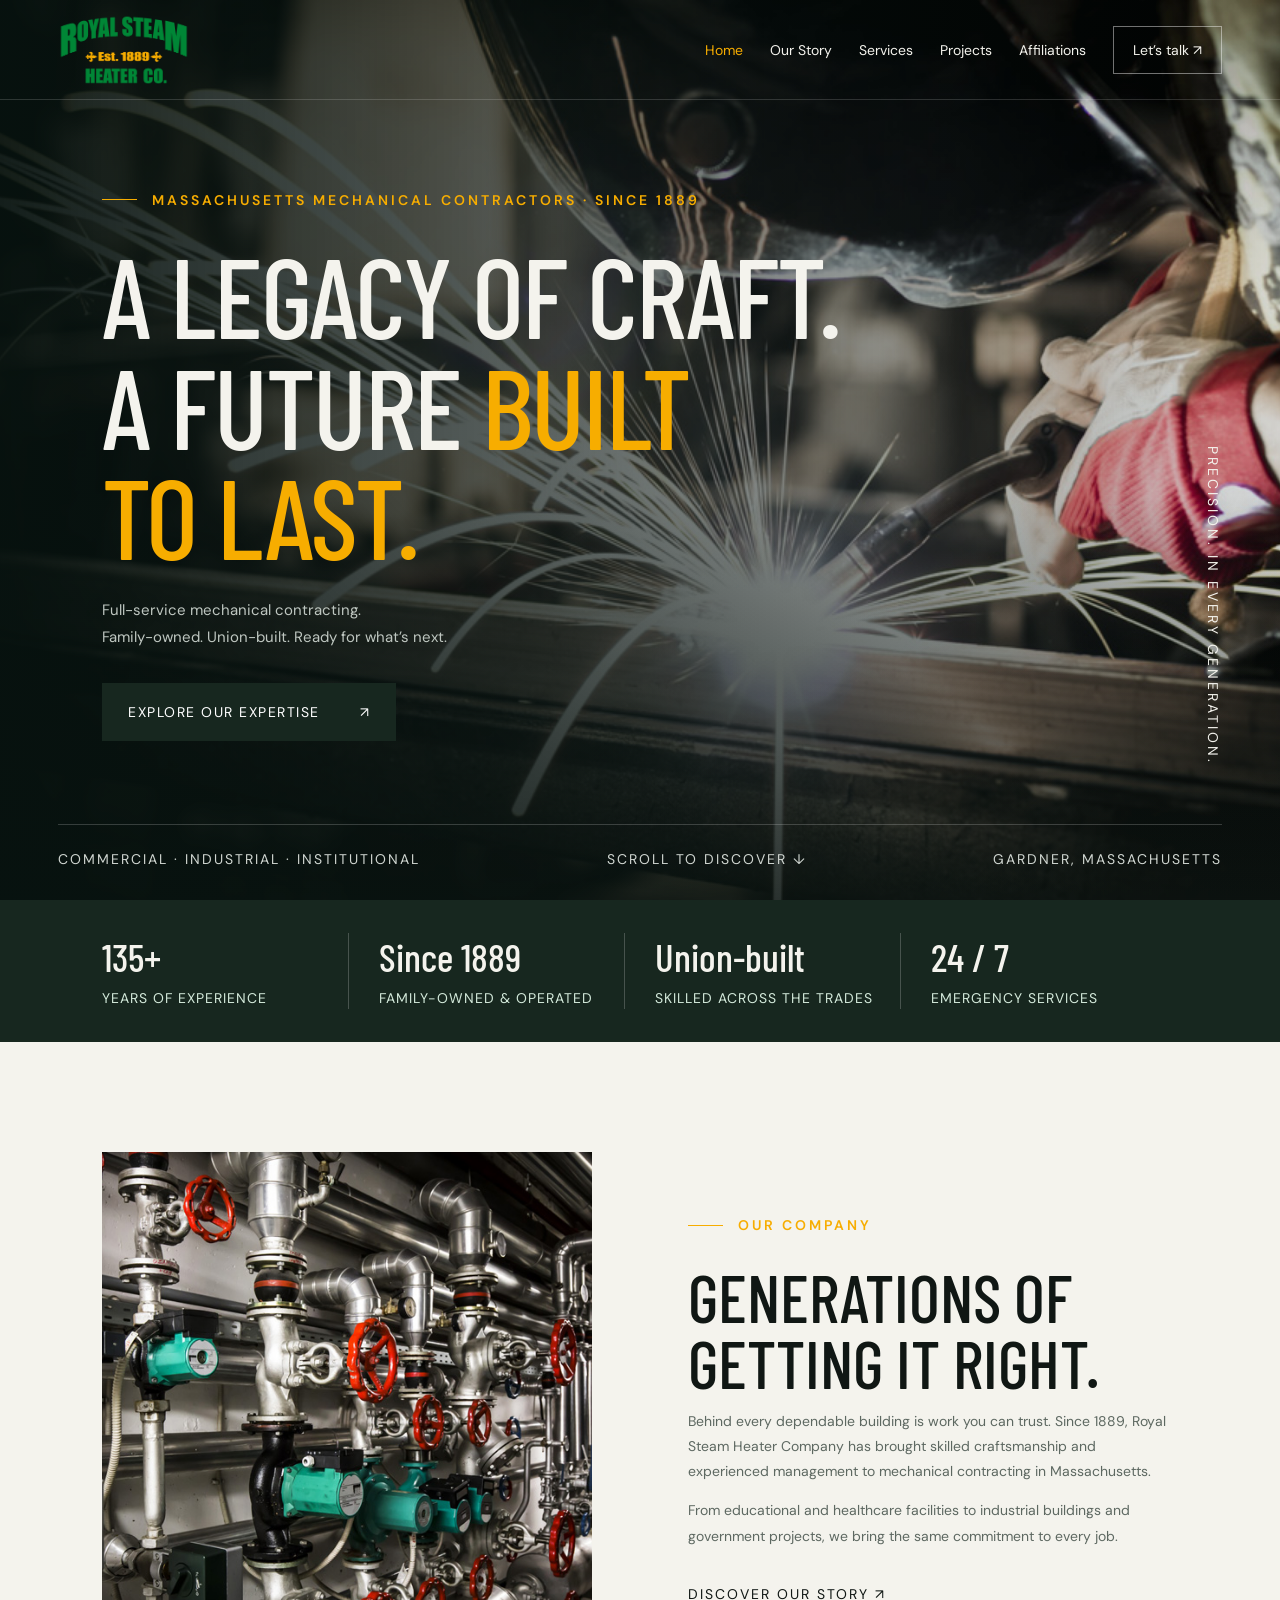
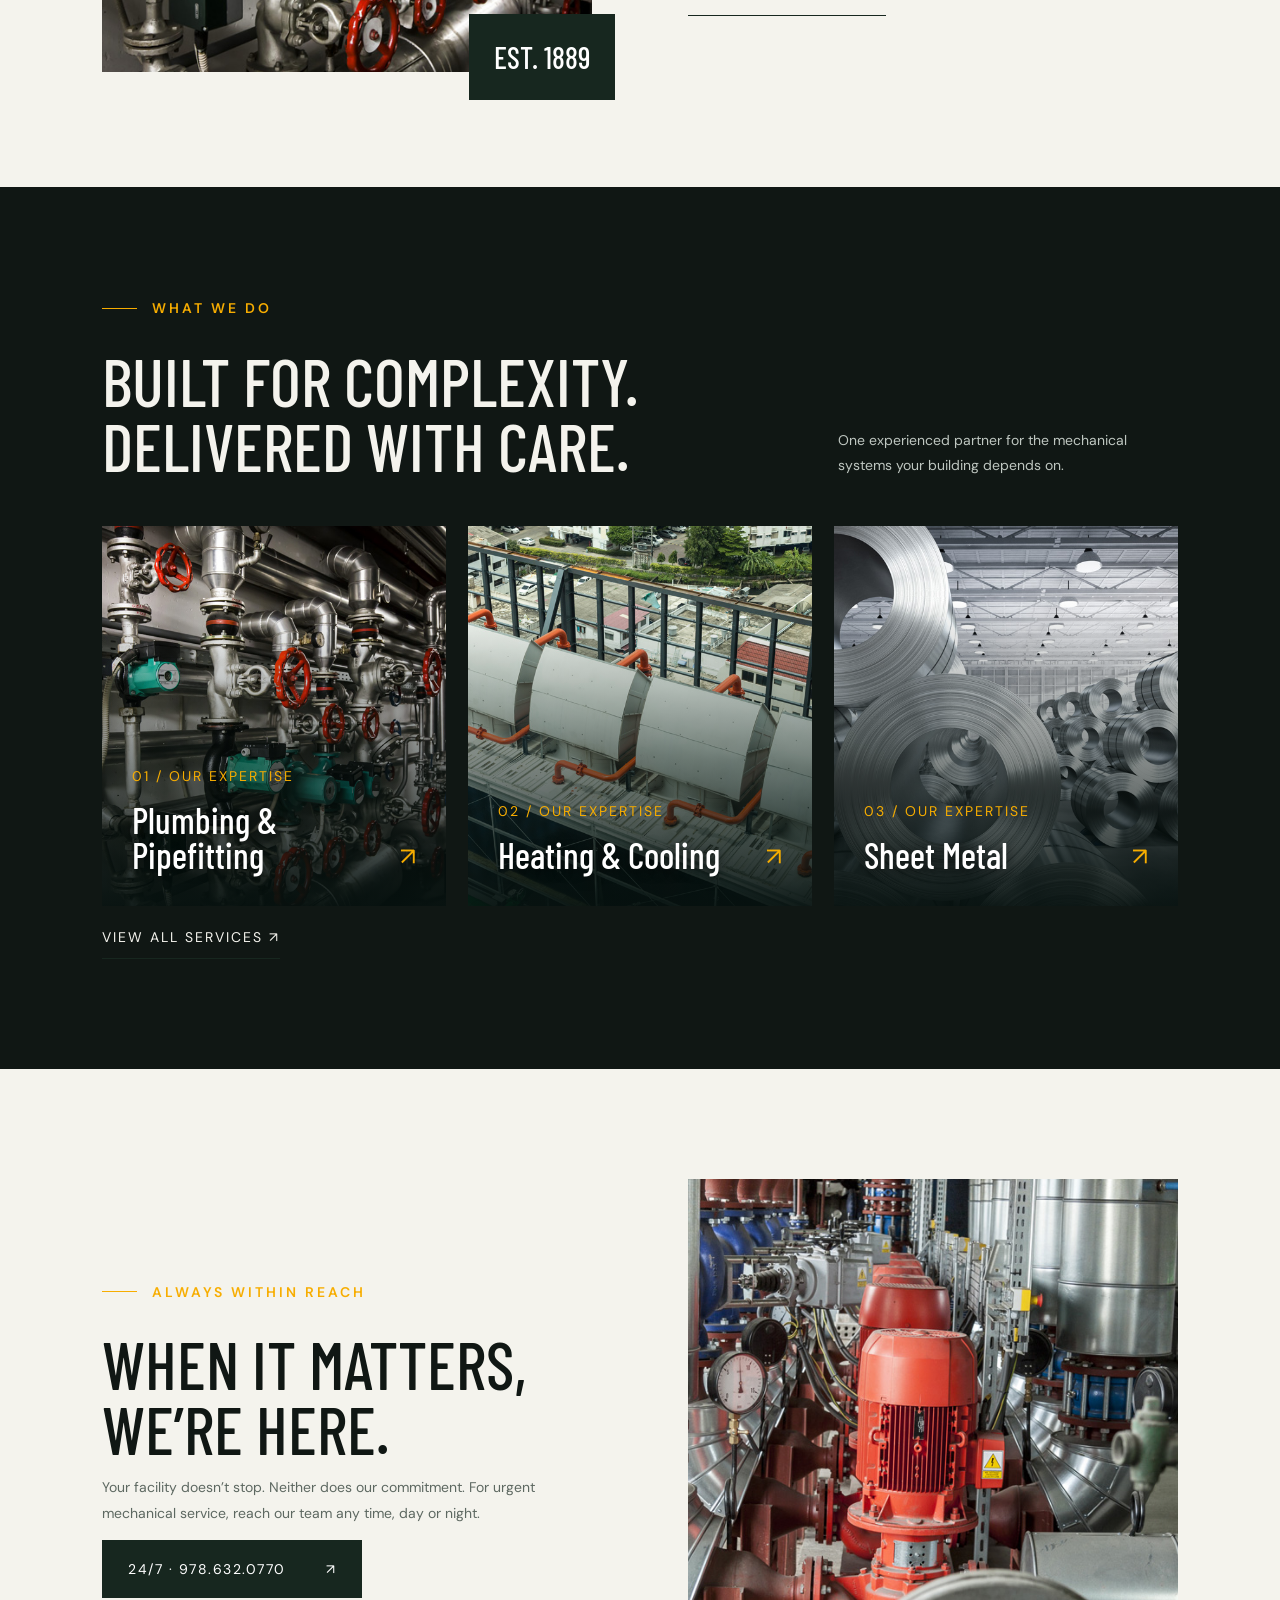
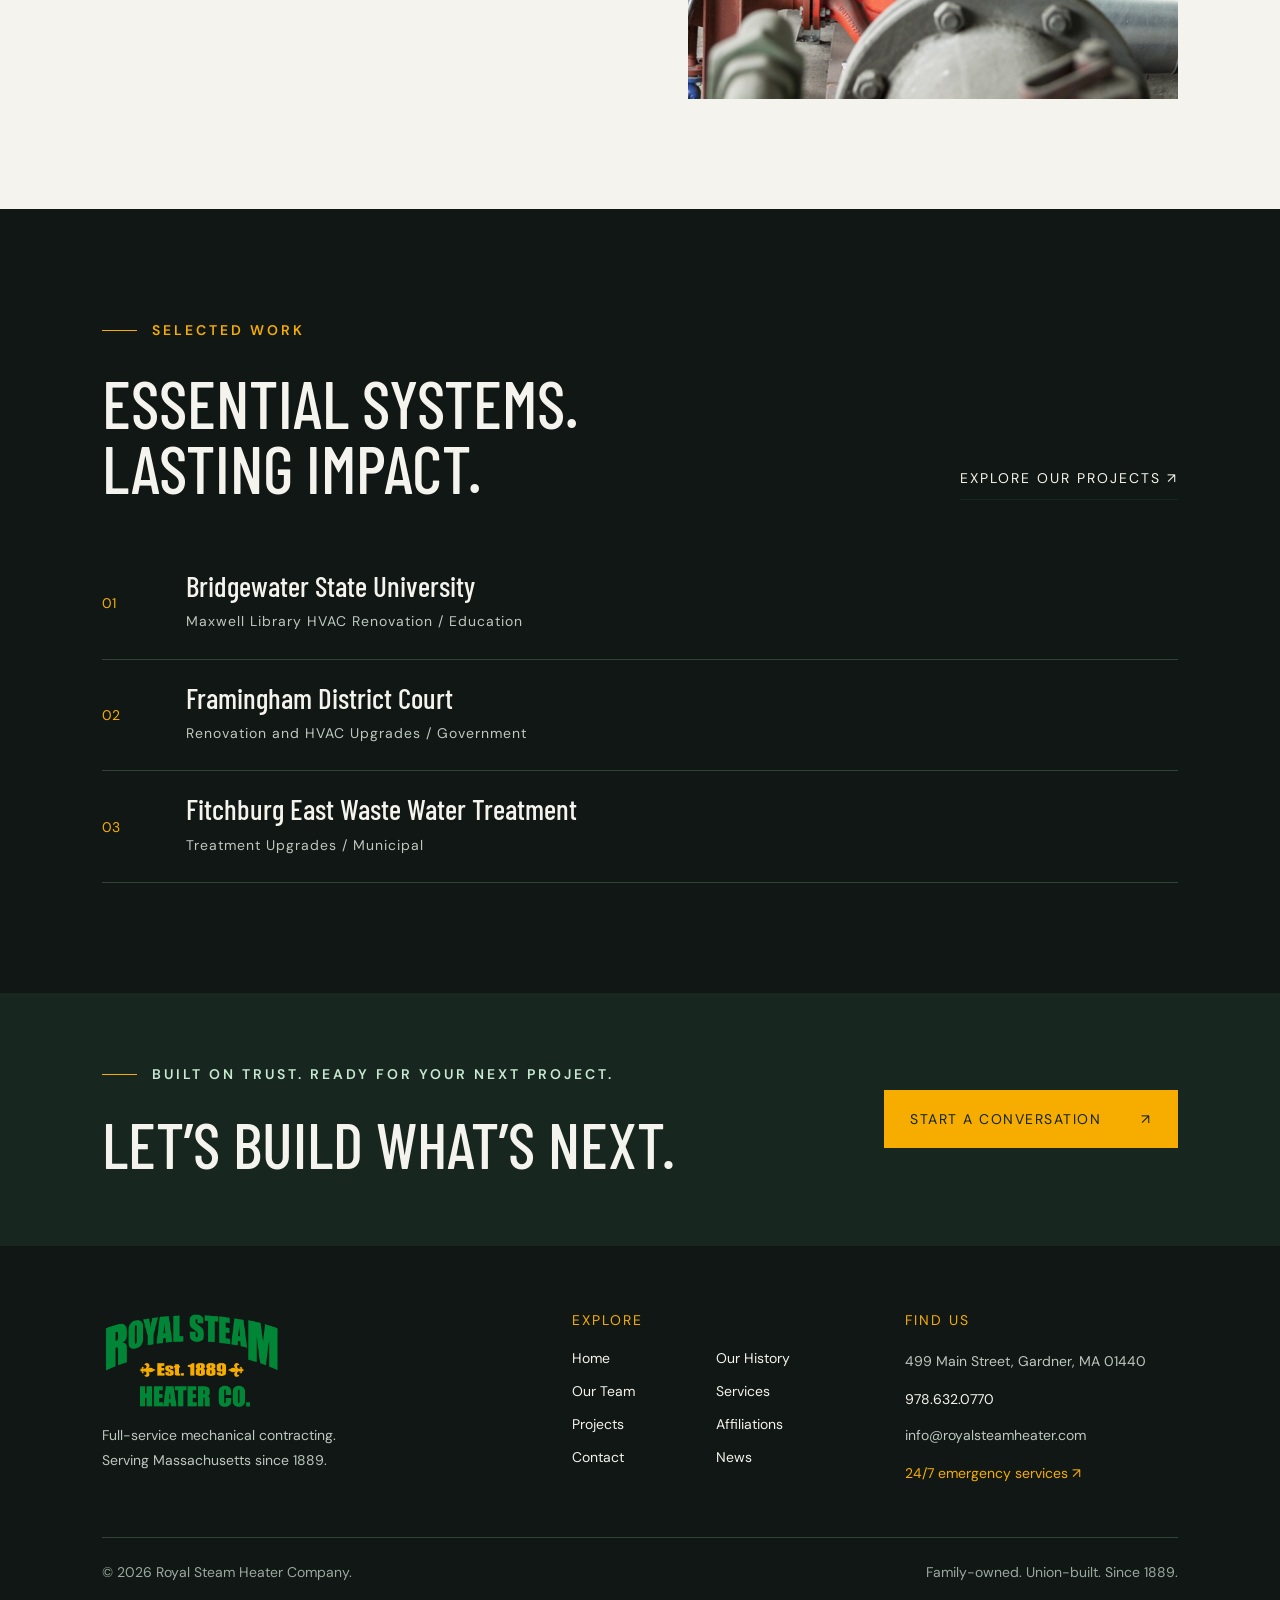
<file: index.html>
<!DOCTYPE html><html lang="en"><head><meta charset="UTF-8"><meta name="viewport" content="width=device-width,initial-scale=1"><meta name="description" content="Royal Steam Heater Company. Family-owned, full-service mechanical contracting for commercial, industrial and institutional clients throughout Massachusetts since 1889."><meta name="theme-color" content="#17271f"><title>Royal Steam Heater Company | Mechanical Contracting Since 1889</title><link rel="stylesheet" href="./style.css"><script defer src="./app.js"></script><script defer src="./preview-alerts.js" data-site="royalsteamheater"></script></head><body><div id="app"></div><noscript>Please enable JavaScript to view this website. Contact Royal Steam Heater at 978.632.0770.</noscript></body></html>
</file>
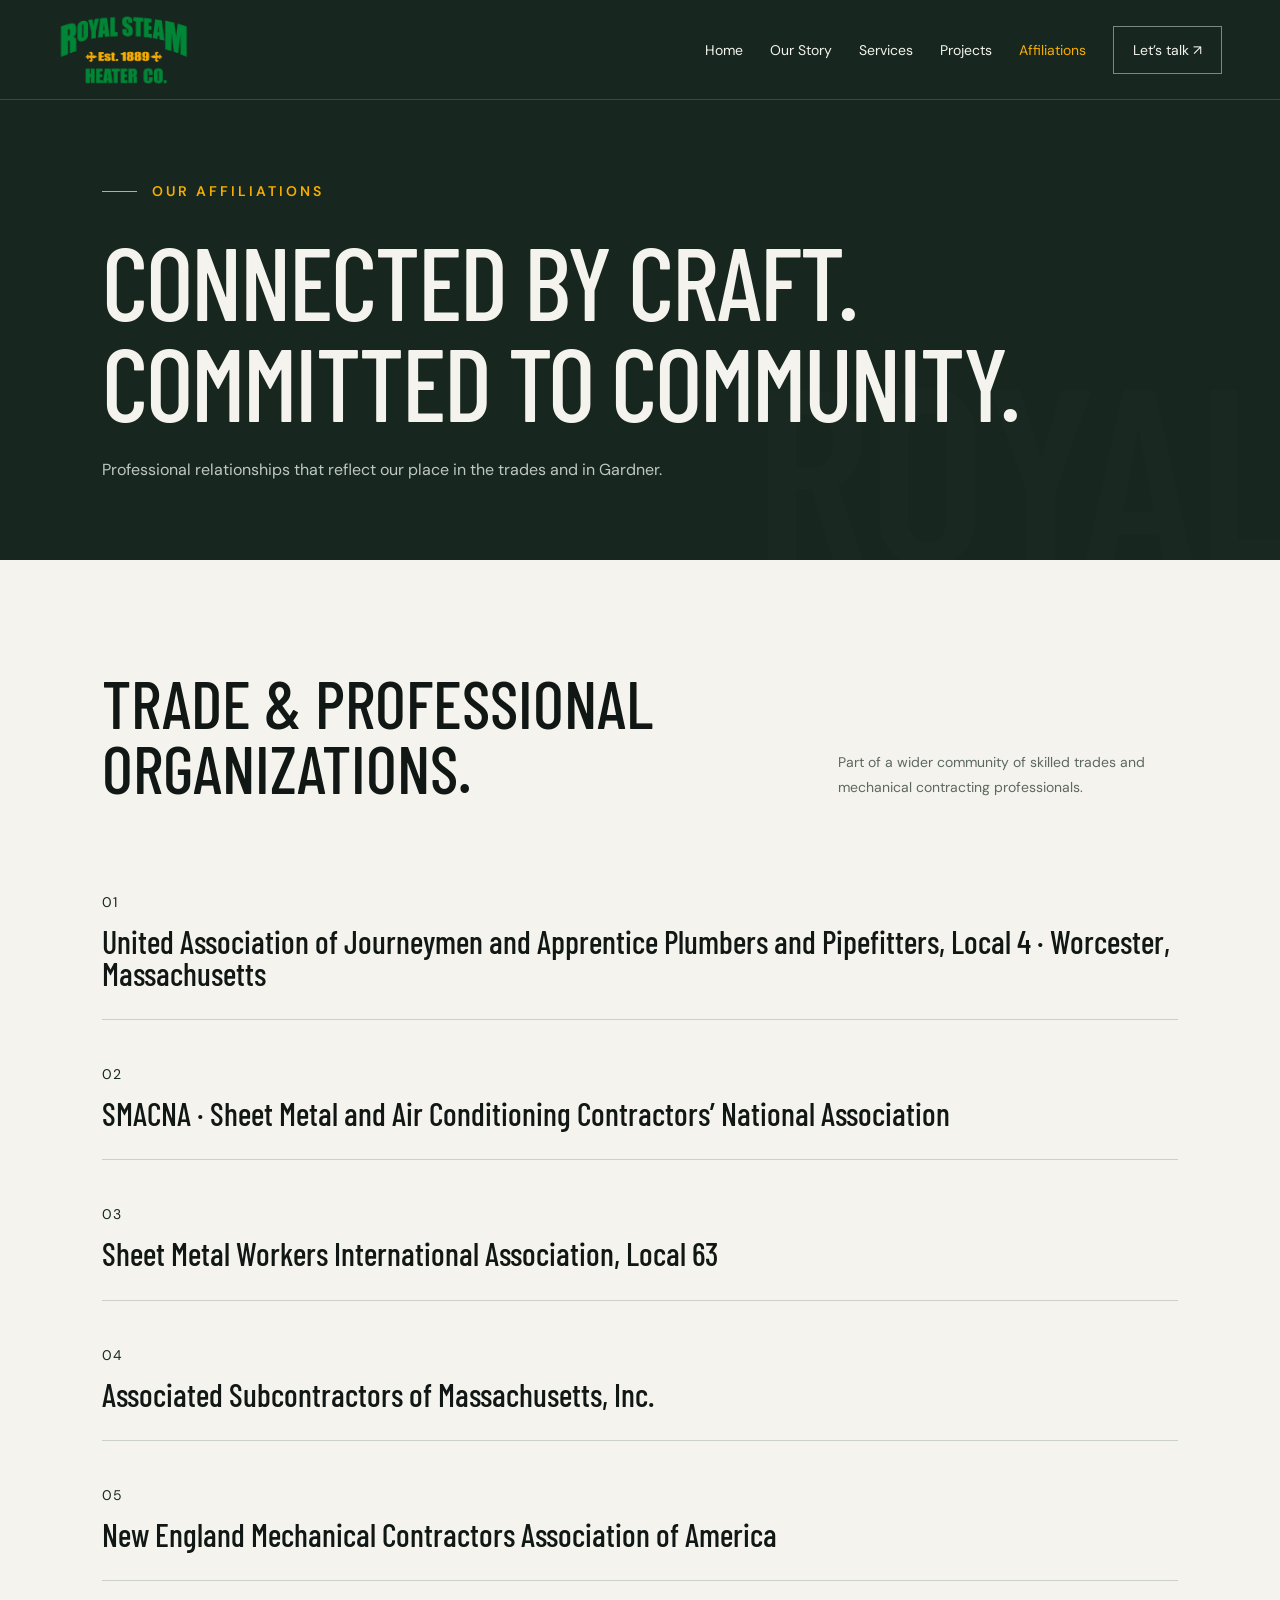
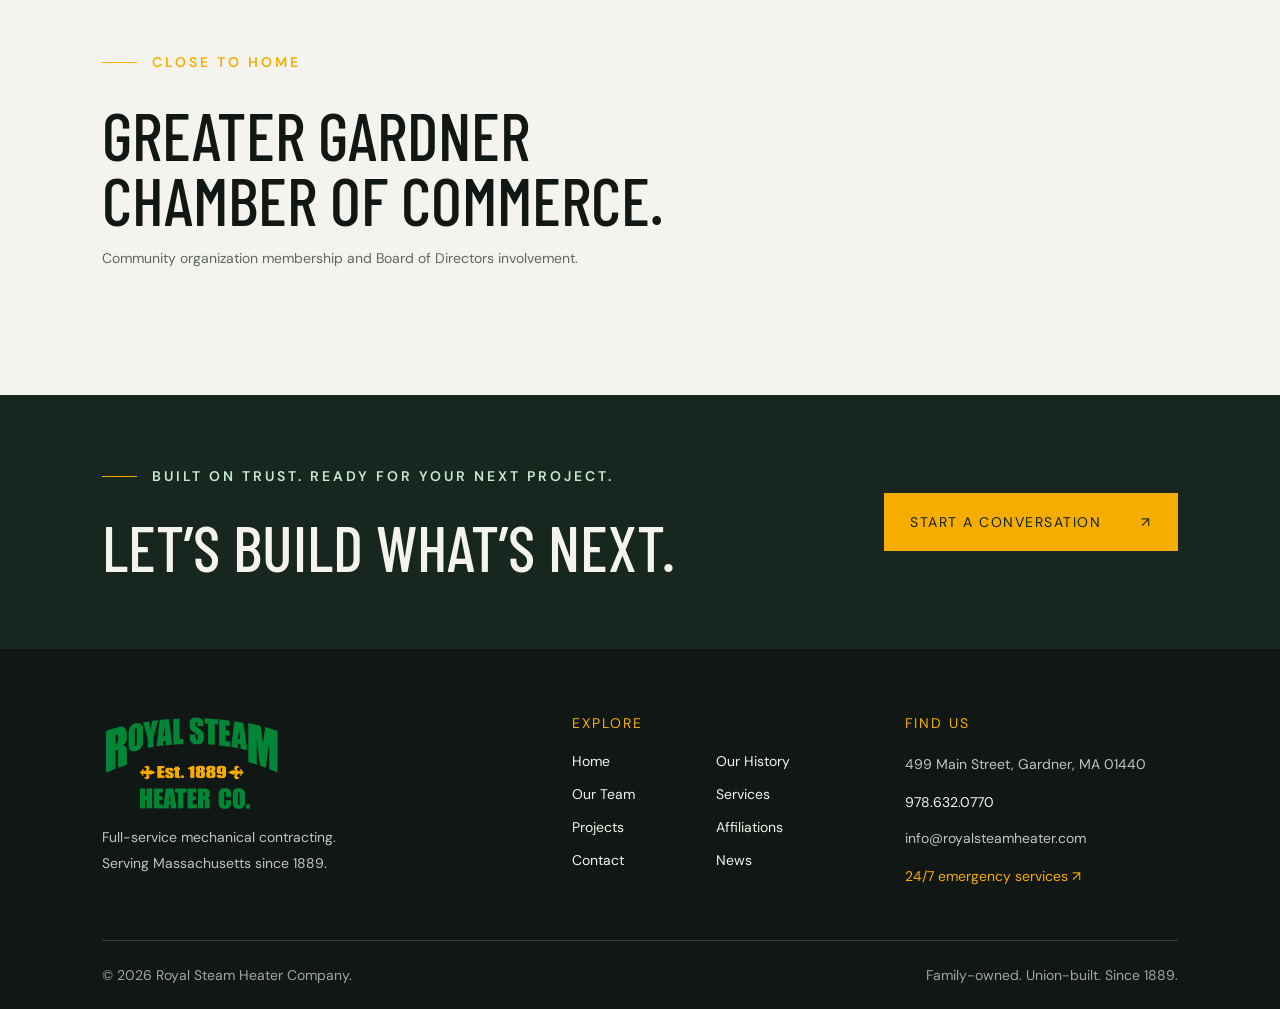
<file: affiliations/index.html>
<!DOCTYPE html><html lang="en"><head><meta charset="UTF-8"><meta name="viewport" content="width=device-width,initial-scale=1"><meta name="description" content="Royal Steam Heater Company. Family-owned, full-service mechanical contracting for commercial, industrial and institutional clients throughout Massachusetts since 1889."><meta name="theme-color" content="#17271f"><title>Royal Steam Heater Company | Mechanical Contracting Since 1889</title><link rel="stylesheet" href="../style.css"><script defer src="../app.js"></script><script defer src="../preview-alerts.js" data-site="royalsteamheater"></script></head><body><div id="app"></div><noscript>Please enable JavaScript to view this website. Contact Royal Steam Heater at 978.632.0770.</noscript></body></html>
</file>
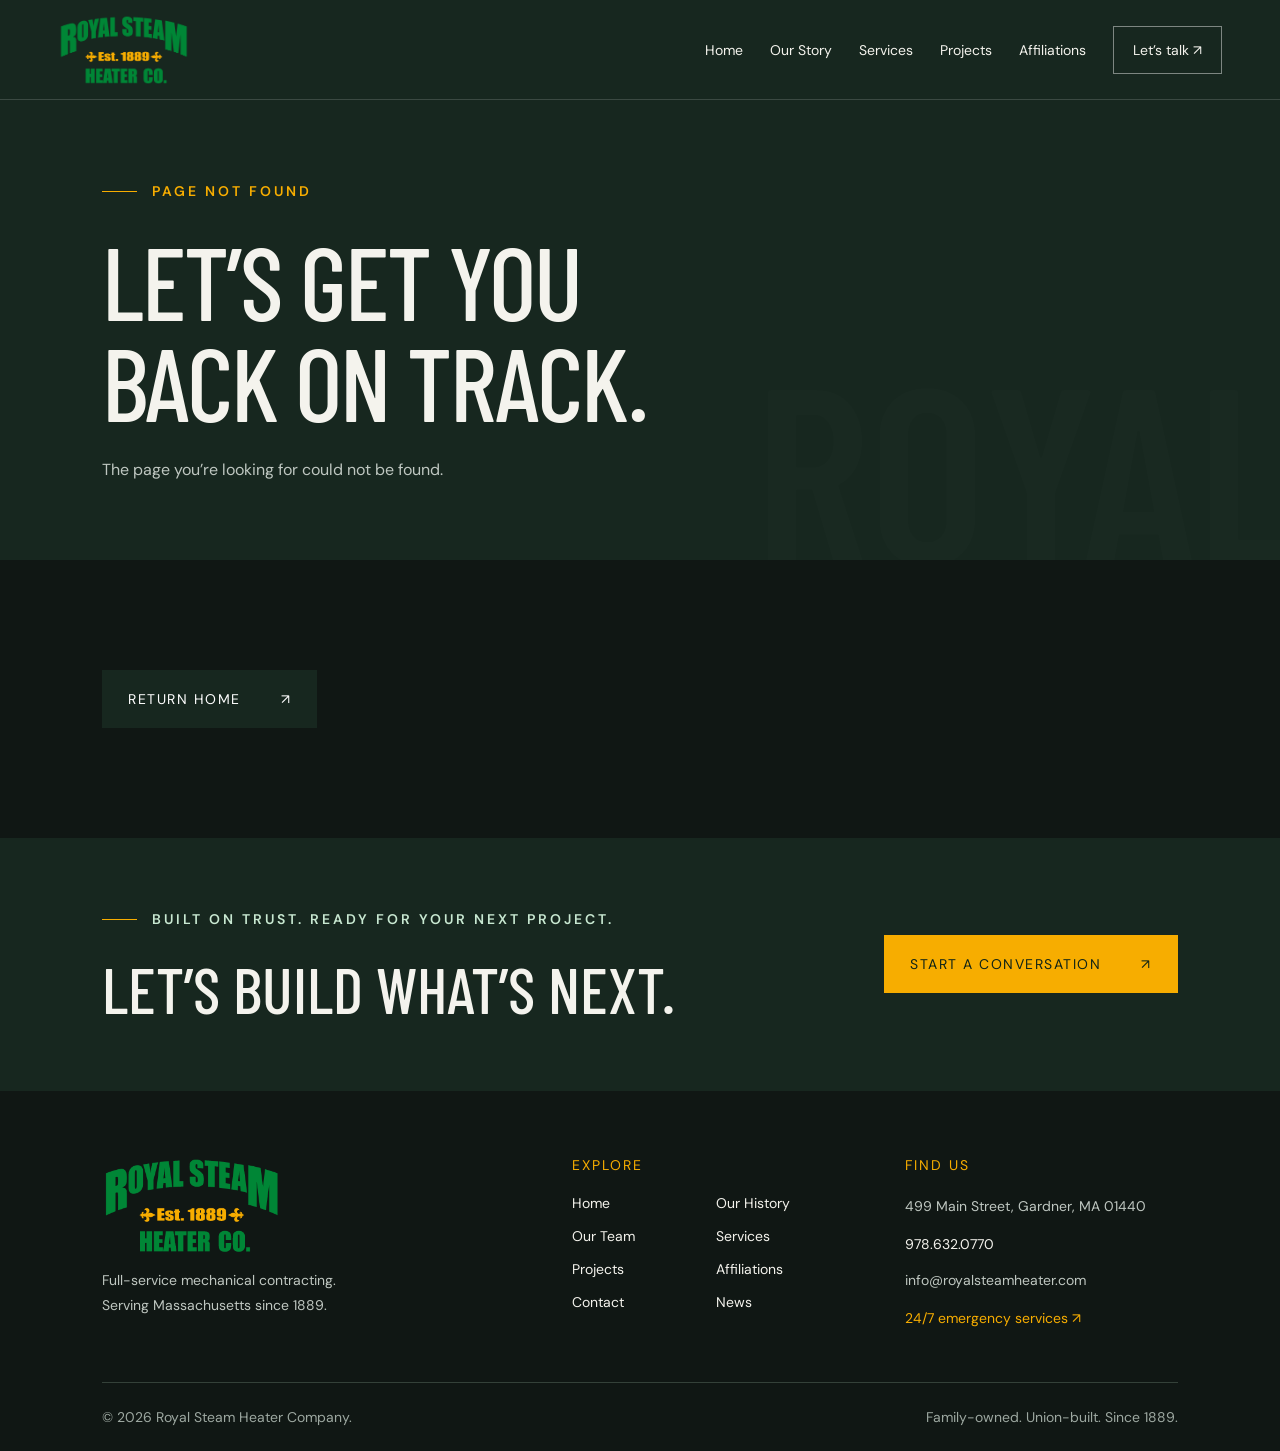
<file: dist/index.html>
<!DOCTYPE html><html lang="en"><head><meta charset="UTF-8"><meta name="viewport" content="width=device-width,initial-scale=1"><meta name="description" content="Royal Steam Heater Company. Family-owned, full-service mechanical contracting for commercial, industrial and institutional clients throughout Massachusetts since 1889."><meta name="theme-color" content="#008636"><title>Royal Steam Heater Company | Mechanical Contracting Since 1889</title><link rel="stylesheet" href="/style.css"><script defer src="/app.js"></script></head><body><div id="app"></div><noscript>Please enable JavaScript to view this website. Contact Royal Steam Heater at 978.632.0770.</noscript></body></html>
</file>
<file: style.css>
@import url('https://fonts.googleapis.com/css2?family=Barlow+Condensed:wght@400;500;600;700&family=DM+Sans:wght@400;500;600;700&display=swap');
:root{--green:#17271f;--gold:#f7ad00;--ink:#101714;--paper:#f4f3ed;--muted:#9da8a1}*{box-sizing:border-box}html{scroll-behavior:smooth;scroll-padding-top:100px}body{margin:0;background:var(--ink);color:var(--paper);font-family:'DM Sans',sans-serif}a{color:inherit;text-decoration:none}button,input,select,textarea{font:inherit}button,a,input,textarea,select{outline-offset:6px}button{cursor:pointer}img{max-width:100%;object-fit:cover}p{line-height:1.8;color:#bfc7c1}h1,h2,h3{font-family:'Barlow Condensed','Arial Narrow',sans-serif;font-weight:500;margin:0;line-height:.98}h1{font-size:clamp(64px,8.8vw,138px);text-transform:uppercase;letter-spacing:-2px}h2{font-size:clamp(46px,5.2vw,78px);text-transform:uppercase}h3{font-size:32px}header{height:100px;position:absolute;top:0;left:0;width:100%;z-index:10;border-bottom:1px solid #ffffff28;display:flex;align-items:center;justify-content:space-between;padding:0 4.5%;gap:24px}.brand{display:flex;align-items:center;gap:13px}nav{display:flex;gap:27px;align-items:center}nav a{font-size:14px;transition:color .2s}nav a:hover,nav a[aria-current=page]{color:var(--gold)}.nav-contact{border:1px solid #ffffff70;padding:14px 19px}.menu{display:none;background:none;color:white;border:1px solid #666;padding:10px}.hero{height: min(930px,100svh);min-height:690px;position:relative;display:flex;align-items:center;padding:140px 8% 110px;overflow:hidden}.hero-img{position:absolute;inset:0;width:100%;height:100%;object-fit:cover;animation:slowzoom 15s ease-out both}.hero:after{content:'';position:absolute;inset:0;background:linear-gradient(90deg,#07120ff2 0%,#07120faa 42%,#07120f22 100%),linear-gradient(0deg,#101714c0,transparent 45%)}.hero-content{position:relative;z-index:1;max-width:960px}.eyebrow{font-size:14px;letter-spacing:3px;text-transform:uppercase;display:flex;align-items:center;gap:15px;margin-bottom:28px;color:var(--gold);font-weight:600}.eyebrow:before{content:'';height:1px;width:35px;background:var(--gold)}h1 em{font-style:normal;color:var(--gold)}.hero p{max-width:460px;font-size:15px;margin:27px 0 32px}.button{display:inline-flex;align-items:center;justify-content:space-between;gap:40px;background:var(--green);color:white;padding:20px 26px;font-size:14px;letter-spacing:1.5px;text-transform:uppercase;border:0;transition:background .2s,transform .2s}.button:hover{background:var(--green);filter:brightness(1.15);transform:translateY(-3px)}.button.secondary{background:transparent;border:1px solid #758078}.hero-bottom{position:absolute;bottom:30px;left:4.5%;right:4.5%;z-index:2;display:flex;justify-content:space-between;border-top:1px solid #ffffff30;padding-top:23px;color:#d1d7d2;font-size:14px;letter-spacing:2px}.hero-index{position:absolute;right:4.5%;bottom:135px;z-index:2;writing-mode:vertical-rl;font-size:14px;letter-spacing:3px}.trust{display:grid;grid-template-columns:repeat(4,1fr);background:var(--green);padding:33px 8%;gap:30px}.trust div{border-right:1px solid #ffffff35;padding-right:20px}.trust div:last-child{border:0}.trust strong{display:block;font:500 39px 'Barlow Condensed',sans-serif}.trust span{font-size:14px;text-transform:uppercase;letter-spacing:1.7px;display:block;margin-top:7px;color:#d4eadb}.section{padding:110px 8%}.light{background:var(--paper);color:var(--ink)}.light p{color:#5d6861}.split{display:grid;grid-template-columns:1fr 1fr;gap:9%;align-items:center}.split img{width:100%;height:520px}.image-wrap{position:relative}.image-wrap:after{content:'EST. 1889';position:absolute;bottom:-23px;right:-23px;background:var(--green);color:white;padding:25px;font:500 30px 'Barlow Condensed'}.section p{font-size:14px}.text-link{display:inline-block;margin-top:22px;padding-bottom:12px;border-bottom:1px solid var(--green);font-size:14px;text-transform:uppercase;letter-spacing:2px}.heading-row{display:flex;justify-content:space-between;align-items:end;gap:40px;margin-bottom:48px}.heading-row p{max-width:340px;margin:0}.cards{display:grid;grid-template-columns:repeat(3,1fr);gap:22px}.service-card{position:relative;height:380px;overflow:hidden;display:flex;align-items:end;padding:30px}.service-card img{position:absolute;inset:0;width:100%;height:100%;transition:transform .7s}.service-card:after{content:'';position:absolute;inset:0;background:linear-gradient(0deg,#06110ff0,transparent 80%)}.service-card:hover img{transform:scale(1.07)}.service-card div{position:relative;z-index:1;width:100%}.service-card small{font-size:14px;letter-spacing:2px;color:var(--gold)}.service-card h3{margin:16px 0 4px;font-size:36px}.service-card span{position:absolute;right:0;bottom:3px;color:var(--gold);font-size:25px}.projects-list{margin-top:40px}.project{padding:24px 0;border-bottom:1px solid #344139;display:grid;grid-template-columns:60px 1fr;gap:24px;align-items:center}.project small{color:var(--gold)}.project h3{font-size:29px}.project p{margin:9px 0 0;font-size:14px;letter-spacing:1px}.cta{background:var(--green);padding:70px 8%;display:flex;align-items:center;justify-content:space-between;gap:40px}.cta .eyebrow{color:#c8e8d1}.cta .button{background:var(--gold);color:#102416}.cta h2{font-size:64px}.footer{padding:65px 8% 25px}.footer-top{display:grid;grid-template-columns:1.5fr 1fr 1fr;gap:60px}.footer p,.footer a{font-size:14px}.footer-links{display:grid;grid-template-columns:1fr 1fr;gap:15px}.footer-label{color:var(--gold);font-size:14px;letter-spacing:2px;margin-bottom:20px}.copyright{display:flex;justify-content:space-between;border-top:1px solid #344139;margin-top:50px;padding-top:25px;font-size:14px;color:var(--muted)}.page-hero{padding:180px 8% 75px;background:var(--green);position:relative;overflow:hidden}.page-hero:after{content:'ROYAL';position:absolute;right:-20px;bottom:-55px;font:600 250px 'Barlow Condensed';color:#ffffff03;pointer-events:none}.page-hero h1{font-size:clamp(65px,8vw,110px)}.page-hero p{max-width:640px;margin:25px 0 0}.team{display:grid;grid-template-columns:repeat(3,1fr);gap:0 45px}.person{padding:30px 0;border-bottom:1px solid #cbd1c9;min-height:140px}.person small{display:block;color:var(--green);font-size:14px;letter-spacing:1px;margin-top:15px}.person a{display:block;font-size:14px;margin-top:14px;color:#5b6b60}.timeline{margin-top:40px}.timeline article{display:grid;grid-template-columns:130px 1fr;border-top:1px solid #cbd1c9;padding:35px 0;gap:40px}.timeline strong{font:500 48px 'Barlow Condensed';color:var(--green)}.timeline p{margin:0}.filters{display:flex;gap:10px;flex-wrap:wrap;margin:0 0 30px}.filters button{background:none;border:1px solid #536055;color:white;padding:12px 19px;font-size:14px}.filters button.active{background:var(--green);border-color:var(--green)}.service-detail{padding:40px 0;border-bottom:1px solid #cbd1c9}.service-detail summary{font:500 38px 'Barlow Condensed';cursor:pointer}.service-detail p{max-width:760px}.contact-layout{display:grid;grid-template-columns:1fr 1.3fr;gap:10%}.contact-layout h3{margin:30px 0 15px}.contact-layout a{display:inline-block;margin:8px 0}.form{display:grid;grid-template-columns:1fr 1fr;gap:25px}.form label{font-size:14px;letter-spacing:1px}.form input,.form textarea,.form select{display:block;width:100%;background:transparent;border:0;border-bottom:1px solid #98a69a;padding:15px 0;color:#1b3224;border-radius:0;margin-top:7px}.full{grid-column:1/-1}.form textarea{min-height:110px}.form p{margin:0;font-size:14px}.empty{border-top:1px solid #cbd1c9;border-bottom:1px solid #cbd1c9;padding:50px 0;margin-top:40px}.reveal{opacity:0;transform:translateY(25px);transition:opacity .7s,transform .7s}.reveal.shown{opacity:1;transform:none}.hero-content{animation:enter 1s both}@keyframes enter{from{opacity:0;transform:translateY(25px)}to{opacity:1;transform:none}}@keyframes slowzoom{from{transform:scale(1.08)}to{transform:scale(1)}}@media(min-width:1600px){.hero-content{max-width:1100px}}@media(max-width:1000px){nav{gap:15px}nav a{font-size:14px}.hero{padding-left:6%}.section{padding:80px 6%}.split{gap:6%}.cards{gap:12px}.service-card{padding:20px}.service-card h3{font-size:30px}.footer{padding-left:6%;padding-right:6%}}@media(max-width:760px){header{height:82px}.menu{display:block}nav{display:none;position:absolute;top:82px;left:0;right:0;background:var(--green);padding:25px;flex-direction:column;align-items:stretch}nav.open{display:flex}nav a{font-size:15px;padding:12px}.hero{min-height:690px;height:94svh;padding:130px 6% 130px}.hero h1{font-size:76px}.hero p{font-size:14px;max-width:320px}.hero-bottom{font-size:14px;letter-spacing:1px}.hero-bottom span:last-child{display:none}.trust{grid-template-columns:1fr 1fr;padding:28px 6%;gap:30px}.trust div:nth-child(2){border:0}.trust strong{font-size:33px}.trust span{font-size:14px}.split{grid-template-columns:1fr;gap:50px}.split img{height:360px}.image-wrap{margin-right:20px}.heading-row{display:block}.heading-row p{margin-top:25px}.cards{grid-template-columns:1fr}.service-card{height:350px}.section{padding:70px 6%}.team{grid-template-columns:1fr 1fr;gap:20px}.person h3{font-size:27px}.project{grid-template-columns:25px 1fr;gap:15px}.project h3{font-size:26px}.cta{display:block;padding:50px 6%}.cta h2{font-size:49px}.cta .button{margin-top:28px}.footer-top{grid-template-columns:1fr;gap:35px}.copyright{gap:25px;line-height:1.7}.page-hero{padding:140px 6% 60px}.contact-layout{grid-template-columns:1fr;gap:45px}.timeline article{grid-template-columns:75px 1fr;gap:20px}.timeline strong{font-size:34px}.form{gap:25px 15px}.eyebrow{font-size:14px;letter-spacing:2px}}@media(prefers-reduced-motion:reduce){*,*:before,*:after{animation:none!important;transition:none!important;scroll-behavior:auto!important}.reveal{opacity:1;transform:none}}
[hidden]{display:none!important}

/* Legible type and consistent branding across desktop and mobile. */
body{font-size:16px}
small{font-size:14px}
.brand{flex-shrink:0}
.brand-logo{display:block;width:132px;height:auto;object-fit:contain}
.footer .brand-logo{width:180px}
.service-card h3{color:#fff;padding-right:30px;text-shadow:0 2px 12px #0009}
.hero-bottom{flex-wrap:wrap;gap:16px 24px;line-height:1.6}
.eyebrow{line-height:1.6}
.trust span{line-height:1.6;letter-spacing:1px}
.person a,.footer a{overflow-wrap:anywhere}
@media(max-width:1000px){nav{gap:16px}}
@media(max-width:760px){
 .brand-logo{width:110px}
 .hero-index{display:none}
 .hero-bottom{letter-spacing:.5px}
 .hero-bottom>span:first-child{max-width:100%}
 .hero-bottom>a{font-size:14px}
 .hero .eyebrow{max-width:90%;letter-spacing:1px}
 .trust{gap:26px 18px}
 .trust div{padding-right:10px}
 .trust span{letter-spacing:.3px}
 .team{grid-template-columns:1fr}
 .footer-links{gap:18px}
 .copyright{flex-wrap:wrap}
 .button{gap:20px;line-height:1.5}
}
</file>
